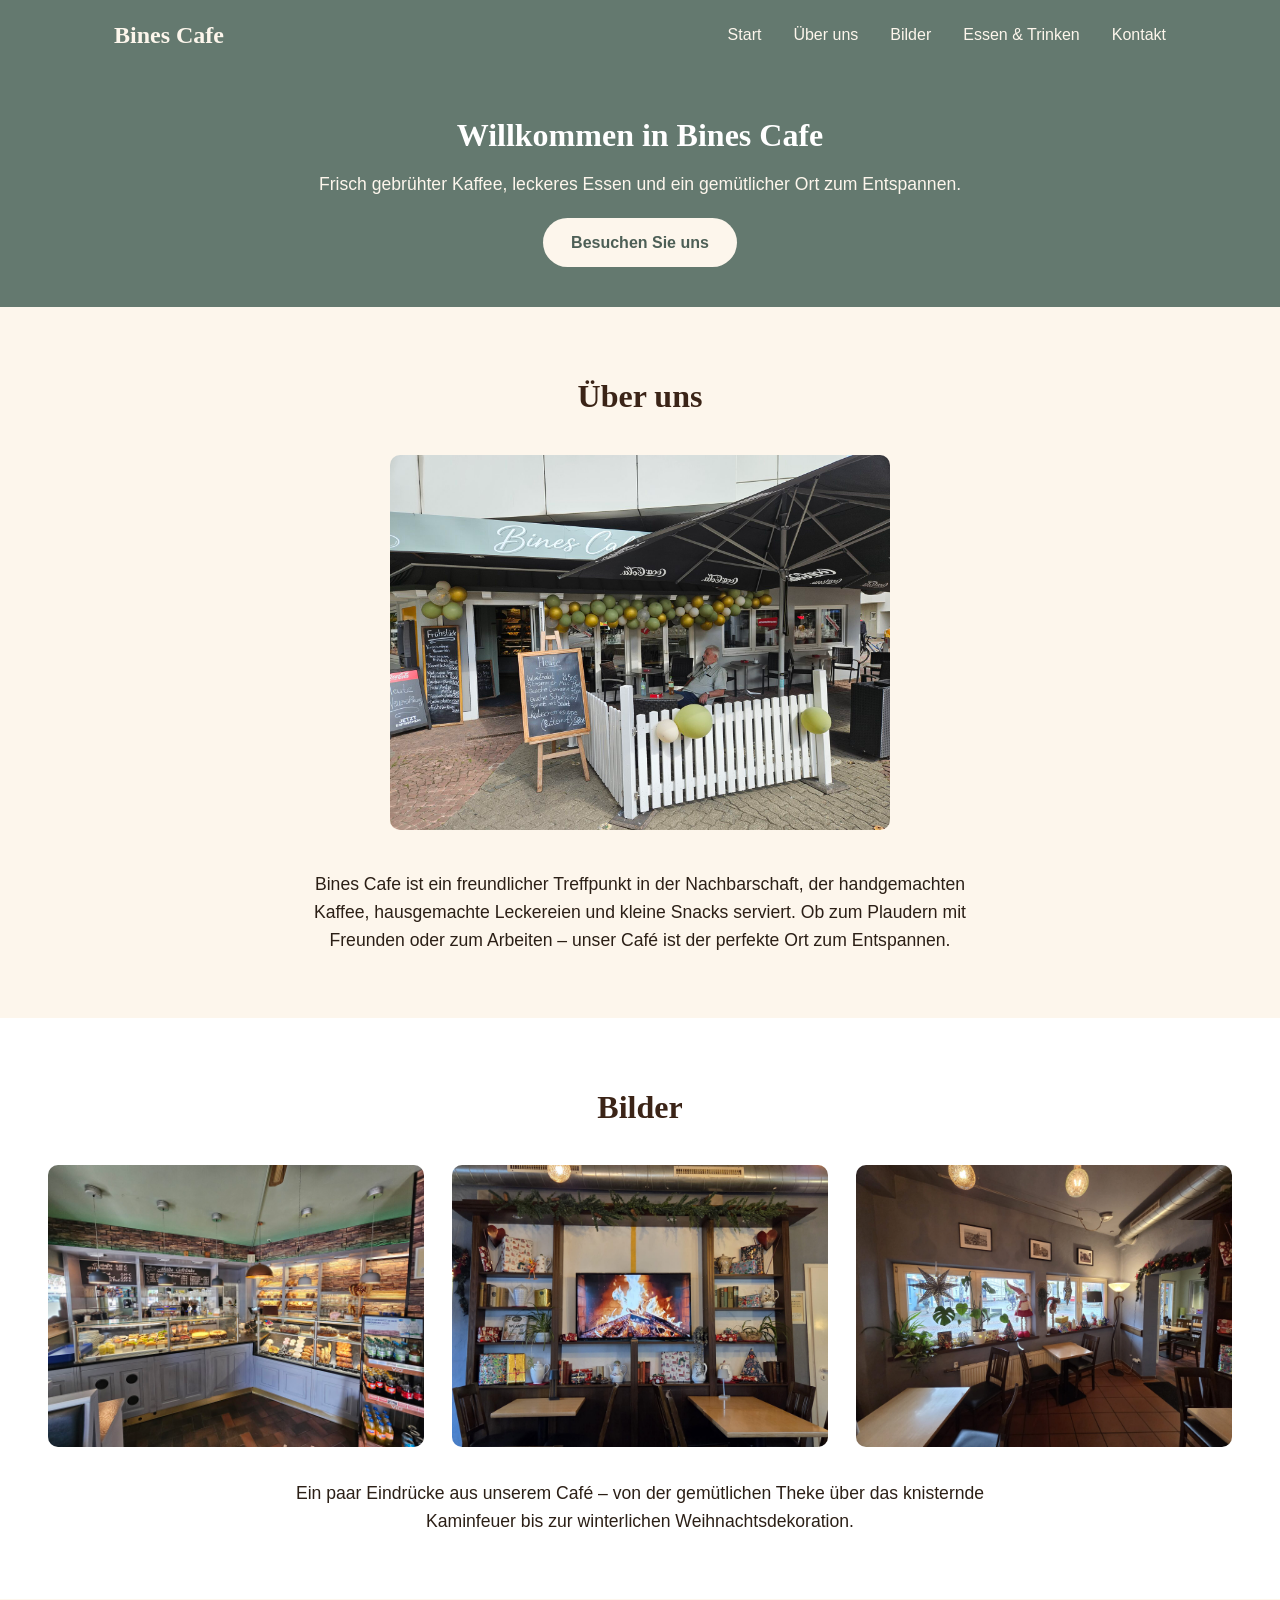
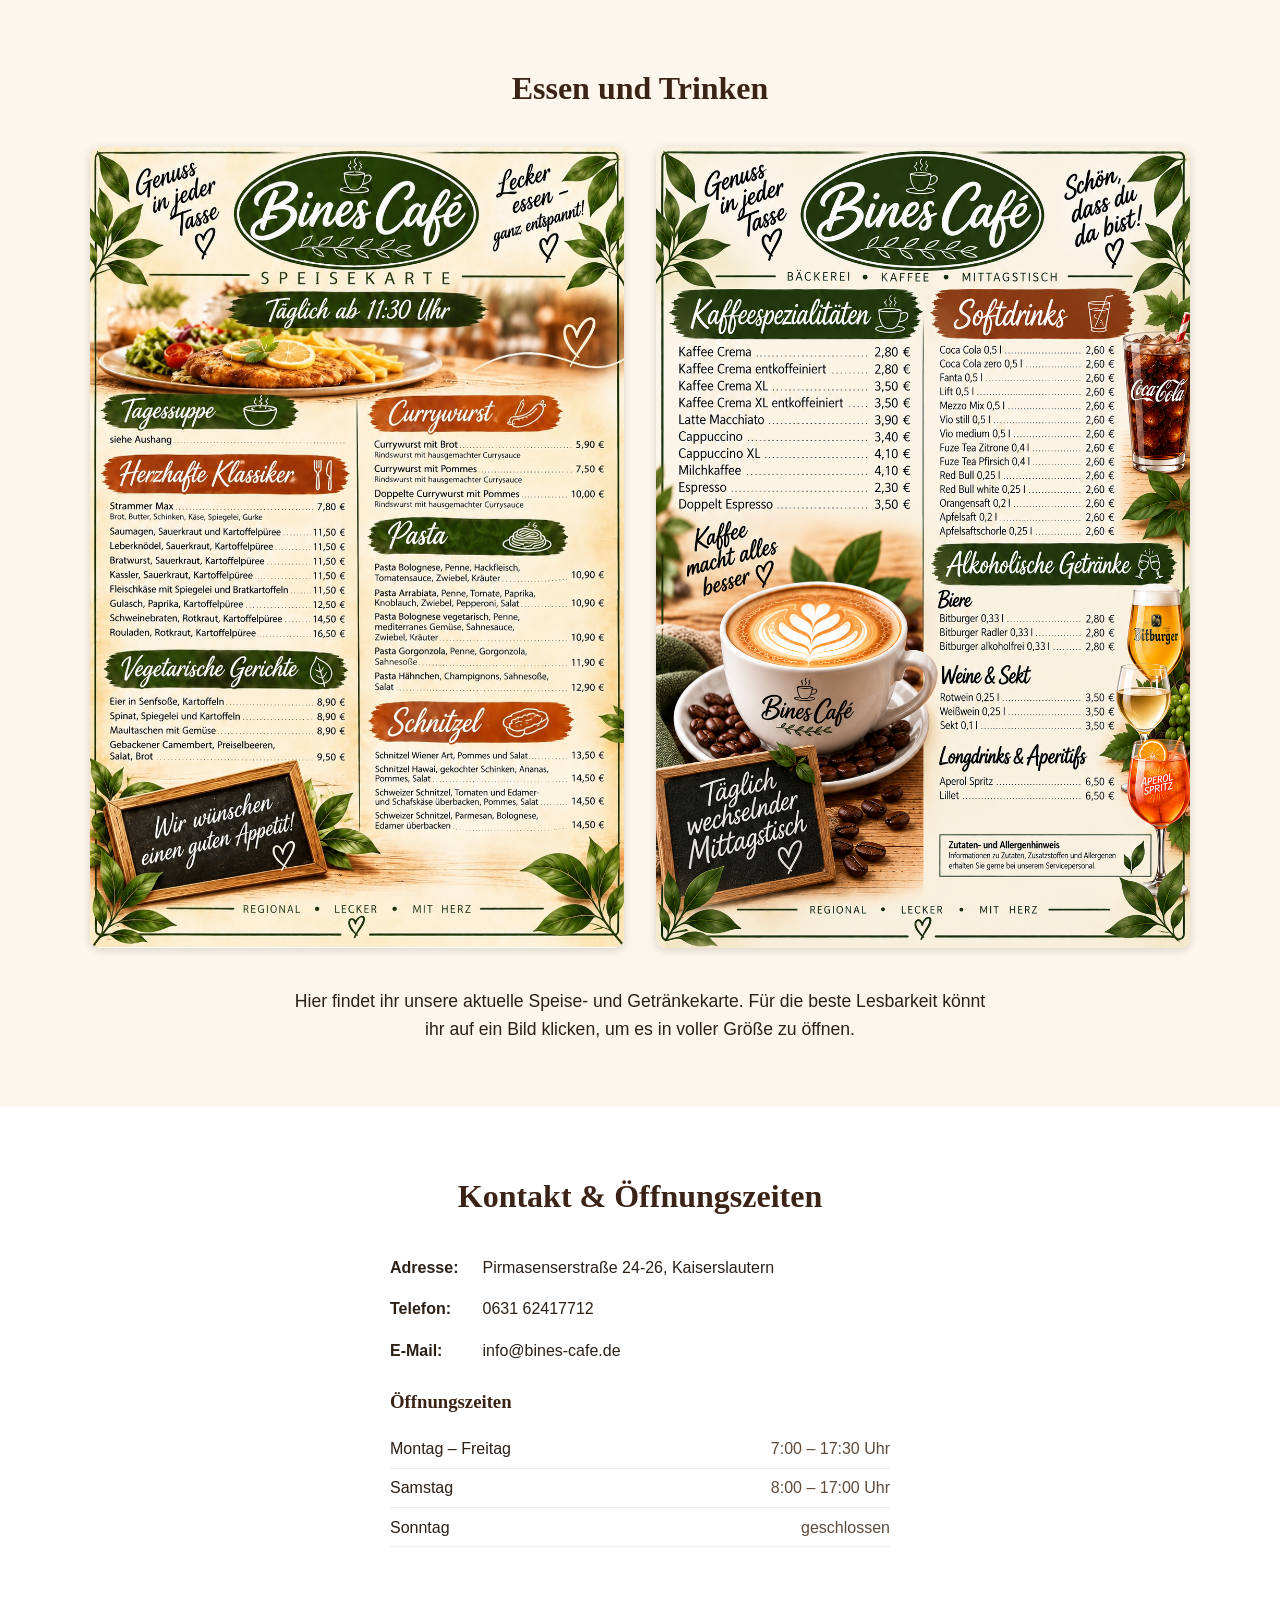
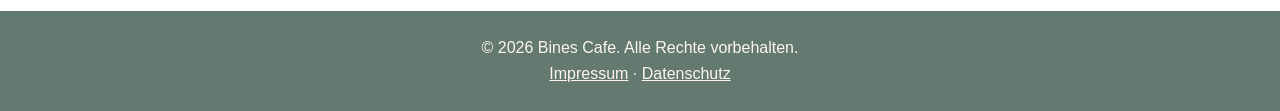
<file: index.html>
<!DOCTYPE html>
<html lang="de">
<head>
  <meta charset="UTF-8">
  <meta name="viewport" content="width=device-width, initial-scale=1.0">
  <title>Bines Cafe</title>
  <link rel="stylesheet" href="css/style.css">
</head>
<body>

  <!-- Header / Navigation -->
  <header class="site-header">
    <div class="container nav">
      <a href="#home" class="logo">Bines Cafe</a>
      <nav>
        <ul class="nav-links">
          <li><a href="#home">Start</a></li>
          <li><a href="#about">Über uns</a></li>
          <li><a href="#gallery">Bilder</a></li>
          <li><a href="#menu">Essen &amp; Trinken</a></li>
          <li><a href="#contact">Kontakt</a></li>
        </ul>
      </nav>
      <button class="nav-toggle" aria-label="Navigation umschalten">&#9776;</button>
    </div>
  </header>

  <!-- Hero Section -->
  <section id="home" class="hero">
    <div class="container hero-content">
      <h1>Willkommen in Bines Cafe</h1>
      <p>Frisch gebrühter Kaffee, leckeres Essen und ein gemütlicher Ort zum Entspannen.</p>
      <a href="#contact" class="btn">Besuchen Sie uns</a>
    </div>
  </section>

  <!-- About Section -->
  <section id="about" class="about">
    <div class="container">
      <h2>Über uns</h2>
      <div class="about-images about-images--single">
        <img src="images/outdoor1.jpg" alt="Außenbereich von Bines Café mit Sitzplätzen und Eröffnungsdekoration" class="about-image">
      </div>
      <div class="about-text">
        <p>
          Bines Cafe ist ein freundlicher Treffpunkt in der Nachbarschaft, der
          handgemachten Kaffee, hausgemachte Leckereien und kleine Snacks serviert.
          Ob zum Plaudern mit Freunden oder zum Arbeiten – unser Café ist der perfekte
          Ort zum Entspannen.
        </p>
      </div>
    </div>
  </section>

  <!-- Gallery Section -->
  <section id="gallery" class="gallery">
    <div class="container container--wide">
      <h2>Bilder</h2>
      <div class="gallery-images">
        <img src="images/inside1.jpg" alt="Theke von Bines Café mit Gebäck- und Getränkeauswahl" class="gallery-image">
        <img src="images/feuer.jpeg" alt="Gemütlicher Kaminfeuer-Bereich in Bines Café" class="gallery-image">
        <img src="images/inside_christmas.jpeg" alt="Weihnachtlich dekoriertes Bines Café" class="gallery-image">
      </div>
      <p class="section-intro">
        Ein paar Eindrücke aus unserem Café – von der gemütlichen Theke über das
        knisternde Kaminfeuer bis zur winterlichen Weihnachtsdekoration.
      </p>
    </div>
  </section>

  <!-- Essen & Trinken (Menu) Section -->
  <section id="menu" class="menu">
    <div class="container container--wide">
      <h2>Essen und Trinken</h2>
      <div class="menu-images">
        <a href="images/Menu/Speisekarte.png" target="_blank" rel="noopener" class="menu-image-link">
          <img src="images/Menu/Speisekarte.png" alt="Speisekarte von Bines Café" class="menu-image">
        </a>
        <a href="images/Menu/Getraenkekarte.png" target="_blank" rel="noopener" class="menu-image-link">
          <img src="images/Menu/Getraenkekarte.png" alt="Getränkekarte von Bines Café" class="menu-image">
        </a>
      </div>
      <p class="section-intro">
        Hier findet ihr unsere aktuelle Speise- und Getränkekarte. Für die beste
        Lesbarkeit könnt ihr auf ein Bild klicken, um es in voller Größe zu öffnen.
      </p>
    </div>
  </section>

  <!-- Contact & Opening Hours Section -->
  <section id="contact" class="contact">
    <div class="container">
      <h2>Kontakt &amp; Öffnungszeiten</h2>
      <div class="contact-info">
        <dl class="contact-details">
          <dt>Adresse:</dt>
          <dd>Pirmasenserstraße 24-26, Kaiserslautern</dd>
          <dt>Telefon:</dt>
          <dd>0631 62417712</dd>
          <dt>E-Mail:</dt>
          <dd>info@bines-cafe.de</dd>
        </dl>

        <h3>Öffnungszeiten</h3>
        <ul class="hours-list">
          <li><span>Montag – Freitag</span><span>7:00 – 17:30 Uhr</span></li>
          <li><span>Samstag</span><span>8:00 – 17:00 Uhr</span></li>
          <li><span>Sonntag</span><span>geschlossen</span></li>
        </ul>
      </div>
    </div>
  </section>

  <!-- Footer -->
  <footer class="site-footer">
    <div class="container">
      <p>&copy; <span id="year"></span> Bines Cafe. Alle Rechte vorbehalten.</p>
      <p><a href="impressum.html">Impressum</a> · <a href="datenschutz.html">Datenschutz</a></p>
    </div>
  </footer>

  <script src="js/script.js"></script>
</body>
</html>
</file>
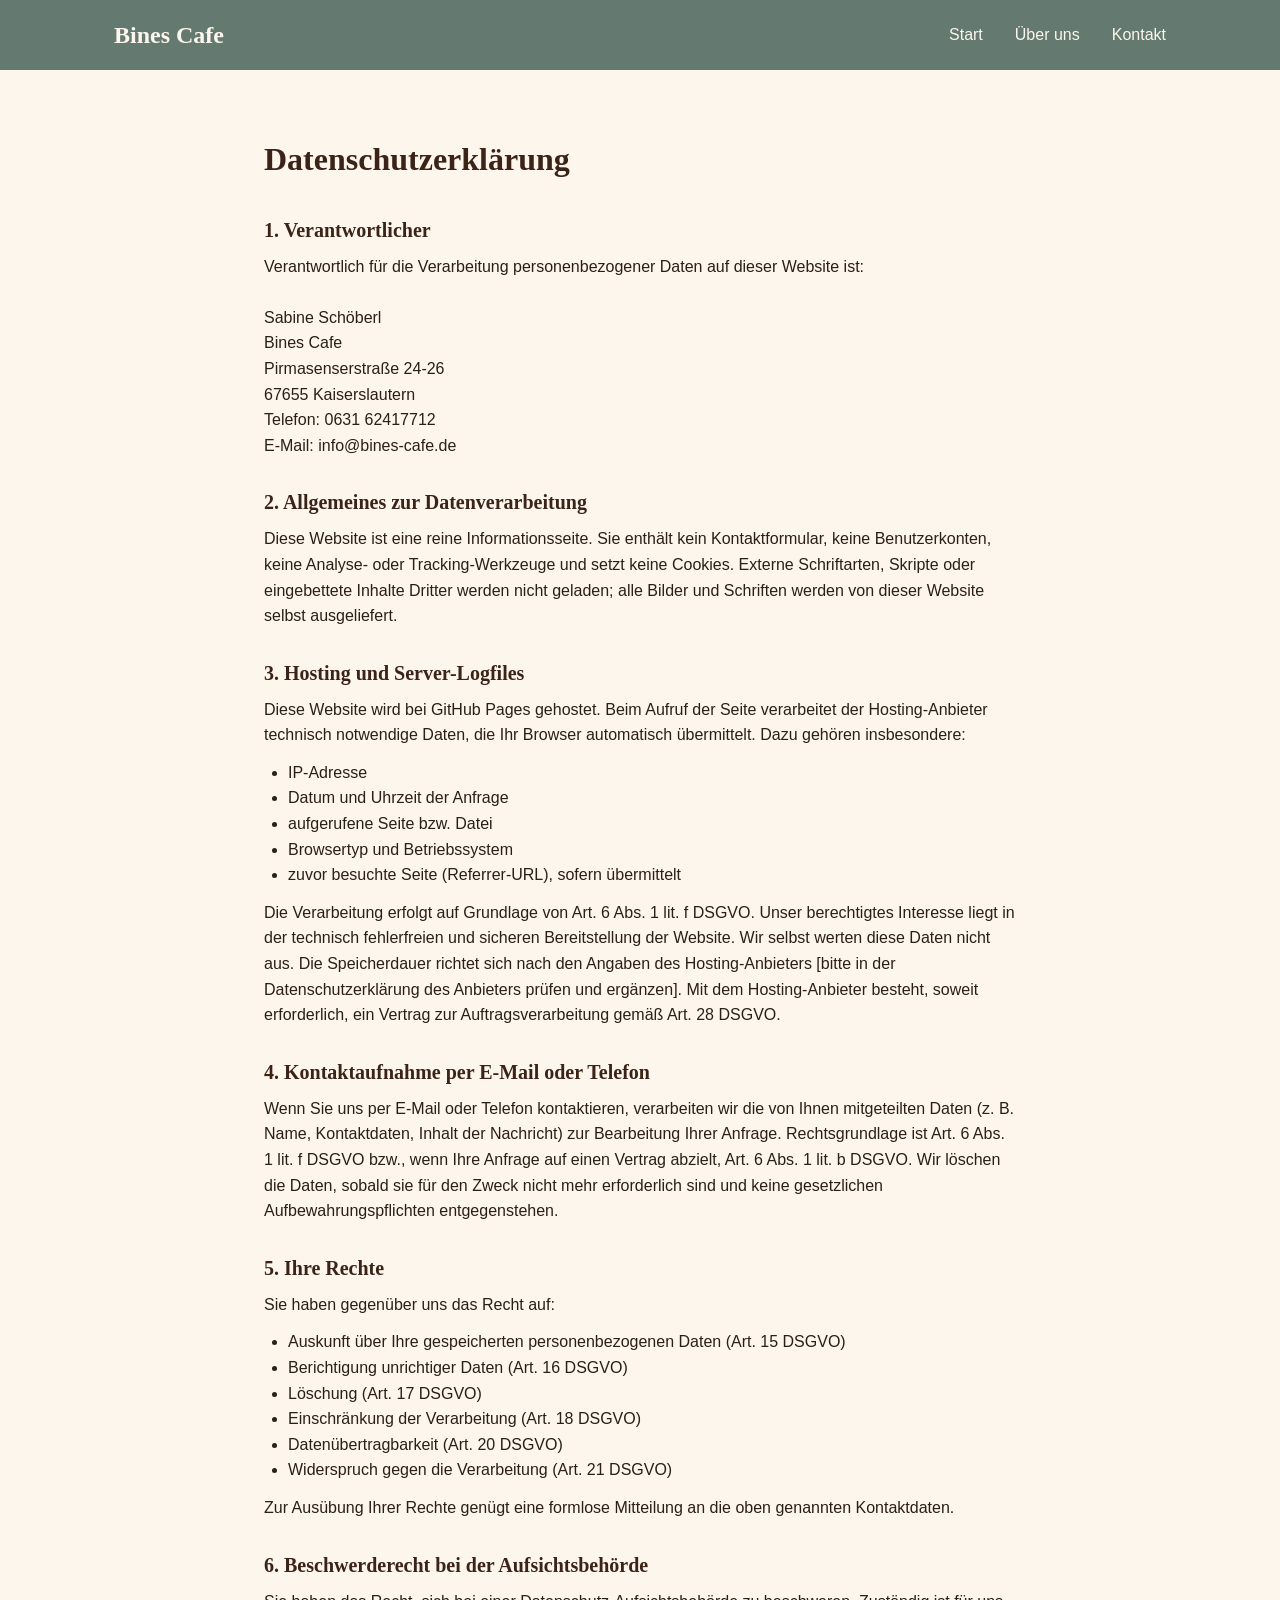
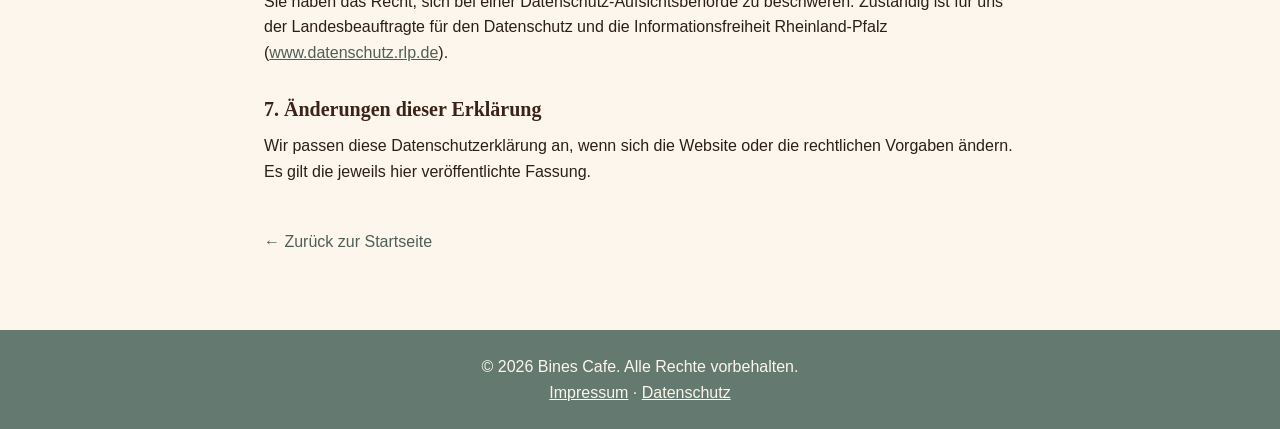
<file: datenschutz.html>
<!DOCTYPE html>
<html lang="de">
<head>
  <meta charset="UTF-8">
  <meta name="viewport" content="width=device-width, initial-scale=1.0">
  <title>Datenschutzerklärung – Bines Cafe</title>
  <link rel="stylesheet" href="css/style.css">
</head>
<body>

  <!-- Header / Navigation -->
  <header class="site-header">
    <div class="container nav">
      <a href="index.html#home" class="logo">Bines Cafe</a>
      <nav>
        <ul class="nav-links">
          <li><a href="index.html#home">Start</a></li>
          <li><a href="index.html#about">Über uns</a></li>
          <li><a href="index.html#contact">Kontakt</a></li>
        </ul>
      </nav>
      <button class="nav-toggle" aria-label="Navigation umschalten">&#9776;</button>
    </div>
  </header>

  <!-- Datenschutzerklärung -->
  <main class="legal">
    <div class="container legal-content">
      <h1>Datenschutzerklärung</h1>

      <h2>1. Verantwortlicher</h2>
      <p>
        Verantwortlich für die Verarbeitung personenbezogener Daten auf dieser Website ist:<br><br>
        Sabine Schöberl<br>
        Bines Cafe<br>
        Pirmasenserstraße 24-26<br>
        67655 Kaiserslautern<br>
        Telefon: 0631 62417712<br>
        E-Mail: info@bines-cafe.de
      </p>

      <h2>2. Allgemeines zur Datenverarbeitung</h2>
      <p>
        Diese Website ist eine reine Informationsseite. Sie enthält kein Kontaktformular,
        keine Benutzerkonten, keine Analyse- oder Tracking-Werkzeuge und setzt keine
        Cookies. Externe Schriftarten, Skripte oder eingebettete Inhalte Dritter werden
        nicht geladen; alle Bilder und Schriften werden von dieser Website selbst
        ausgeliefert.
      </p>

      <h2>3. Hosting und Server-Logfiles</h2>
      <p>
        Diese Website wird bei GitHub Pages gehostet. Beim
        Aufruf der Seite verarbeitet der Hosting-Anbieter technisch notwendige Daten,
        die Ihr Browser automatisch übermittelt. Dazu gehören insbesondere:
      </p>
      <ul class="legal-list">
        <li>IP-Adresse</li>
        <li>Datum und Uhrzeit der Anfrage</li>
        <li>aufgerufene Seite bzw. Datei</li>
        <li>Browsertyp und Betriebssystem</li>
        <li>zuvor besuchte Seite (Referrer-URL), sofern übermittelt</li>
      </ul>
      <p>
        Die Verarbeitung erfolgt auf Grundlage von Art. 6 Abs. 1 lit. f DSGVO. Unser
        berechtigtes Interesse liegt in der technisch fehlerfreien und sicheren
        Bereitstellung der Website. Wir selbst werten diese Daten nicht aus. Die
        Speicherdauer richtet sich nach den Angaben des Hosting-Anbieters
        [bitte in der Datenschutzerklärung des Anbieters prüfen und ergänzen]. Mit dem
        Hosting-Anbieter besteht, soweit erforderlich, ein Vertrag zur
        Auftragsverarbeitung gemäß Art. 28 DSGVO.
      </p>

      <h2>4. Kontaktaufnahme per E-Mail oder Telefon</h2>
      <p>
        Wenn Sie uns per E-Mail oder Telefon kontaktieren, verarbeiten wir die von
        Ihnen mitgeteilten Daten (z. B. Name, Kontaktdaten, Inhalt der Nachricht) zur
        Bearbeitung Ihrer Anfrage. Rechtsgrundlage ist Art. 6 Abs. 1 lit. f DSGVO
        bzw., wenn Ihre Anfrage auf einen Vertrag abzielt, Art. 6 Abs. 1 lit. b DSGVO.
        Wir löschen die Daten, sobald sie für den Zweck nicht mehr erforderlich sind
        und keine gesetzlichen Aufbewahrungspflichten entgegenstehen.
      </p>

      <h2>5. Ihre Rechte</h2>
      <p>Sie haben gegenüber uns das Recht auf:</p>
      <ul class="legal-list">
        <li>Auskunft über Ihre gespeicherten personenbezogenen Daten (Art. 15 DSGVO)</li>
        <li>Berichtigung unrichtiger Daten (Art. 16 DSGVO)</li>
        <li>Löschung (Art. 17 DSGVO)</li>
        <li>Einschränkung der Verarbeitung (Art. 18 DSGVO)</li>
        <li>Datenübertragbarkeit (Art. 20 DSGVO)</li>
        <li>Widerspruch gegen die Verarbeitung (Art. 21 DSGVO)</li>
      </ul>
      <p>
        Zur Ausübung Ihrer Rechte genügt eine formlose Mitteilung an die oben genannten
        Kontaktdaten.
      </p>

      <h2>6. Beschwerderecht bei der Aufsichtsbehörde</h2>
      <p>
        Sie haben das Recht, sich bei einer Datenschutz-Aufsichtsbehörde zu beschweren.
        Zuständig ist für uns der Landesbeauftragte für den Datenschutz und die
        Informationsfreiheit Rheinland-Pfalz
        (<a href="https://www.datenschutz.rlp.de" target="_blank" rel="noopener">www.datenschutz.rlp.de</a>).
      </p>

      <h2>7. Änderungen dieser Erklärung</h2>
      <p>
        Wir passen diese Datenschutzerklärung an, wenn sich die Website oder die
        rechtlichen Vorgaben ändern. Es gilt die jeweils hier veröffentlichte Fassung.
      </p>

      <p><a href="index.html" class="back-link">&larr; Zurück zur Startseite</a></p>
    </div>
  </main>

  <!-- Footer -->
  <footer class="site-footer">
    <div class="container">
      <p>&copy; <span id="year"></span> Bines Cafe. Alle Rechte vorbehalten.</p>
      <p><a href="impressum.html">Impressum</a> · <a href="datenschutz.html">Datenschutz</a></p>
    </div>
  </footer>

  <script src="js/script.js"></script>
</body>
</html>
</file>
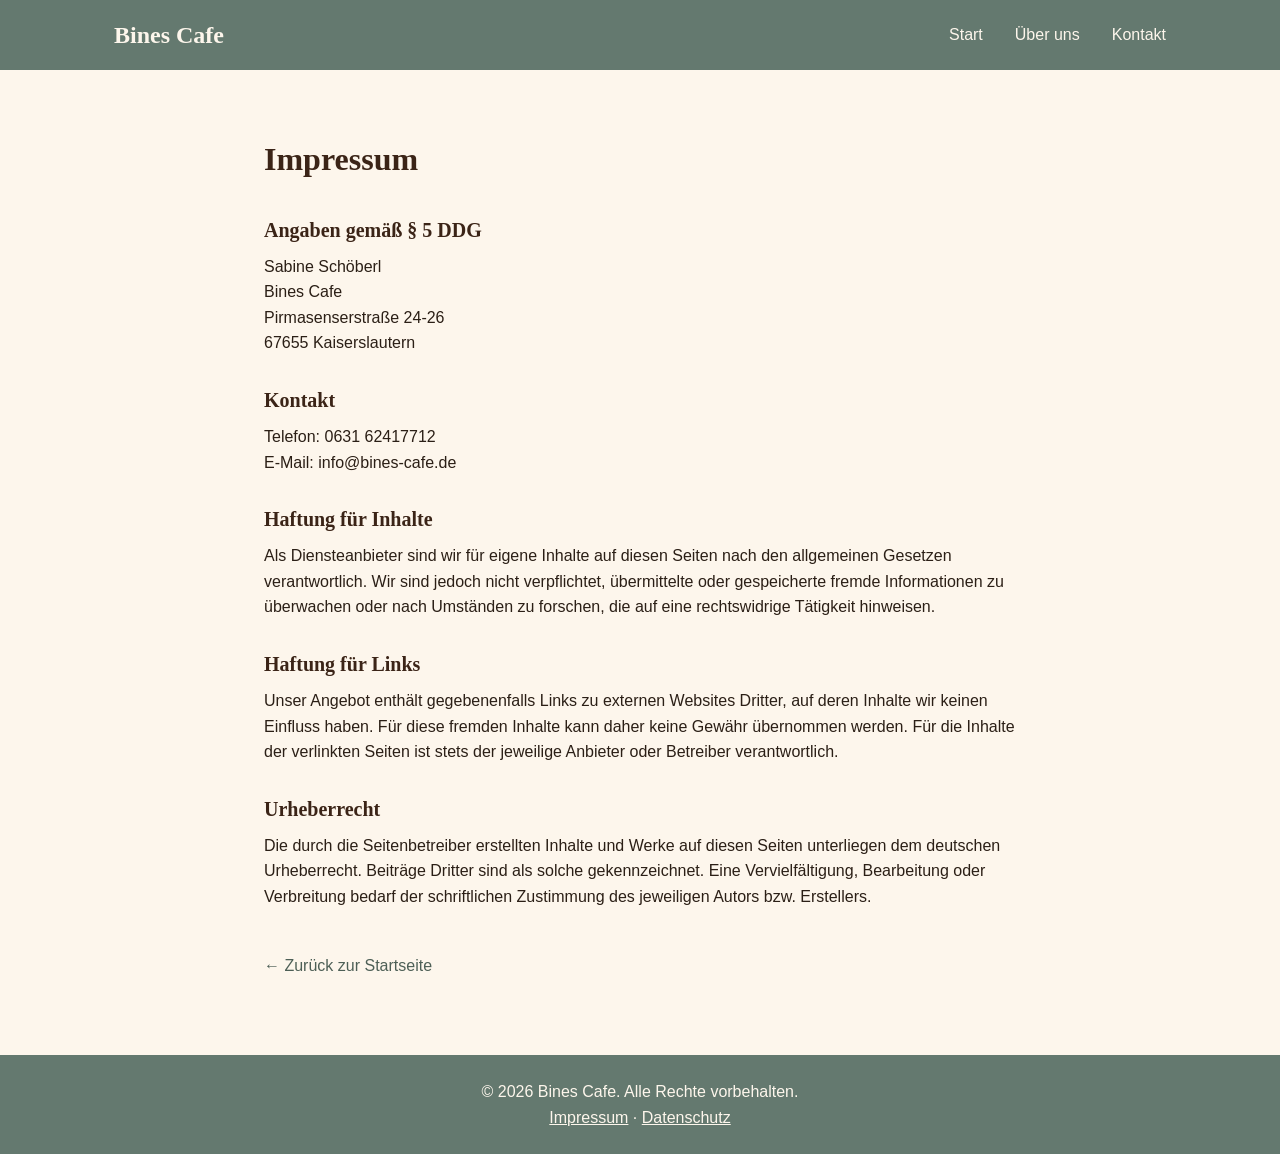
<file: impressum.html>
<!DOCTYPE html>
<html lang="de">
<head>
  <meta charset="UTF-8">
  <meta name="viewport" content="width=device-width, initial-scale=1.0">
  <title>Impressum – Bines Cafe</title>
  <link rel="stylesheet" href="css/style.css">
</head>
<body>

  <!-- Header / Navigation -->
  <header class="site-header">
    <div class="container nav">
      <a href="index.html#home" class="logo">Bines Cafe</a>
      <nav>
        <ul class="nav-links">
          <li><a href="index.html#home">Start</a></li>
          <li><a href="index.html#about">Über uns</a></li>
          <li><a href="index.html#contact">Kontakt</a></li>
        </ul>
      </nav>
      <button class="nav-toggle" aria-label="Navigation umschalten">&#9776;</button>
    </div>
  </header>

  <!-- Impressum -->
  <main class="legal">
    <div class="container legal-content">
      <h1>Impressum</h1>

      <h2>Angaben gemäß § 5 DDG</h2>
      <p>
        Sabine Schöberl<br>
        Bines Cafe<br>
        Pirmasenserstraße 24-26<br>
        67655 Kaiserslautern
      </p>

      <h2>Kontakt</h2>
      <p>
        Telefon: 0631 62417712<br>
        E-Mail: info@bines-cafe.de
      </p>

      <h2>Haftung für Inhalte</h2>
      <p>
        Als Diensteanbieter sind wir für eigene Inhalte auf diesen Seiten nach den
        allgemeinen Gesetzen verantwortlich. Wir sind jedoch nicht verpflichtet,
        übermittelte oder gespeicherte fremde Informationen zu überwachen oder nach
        Umständen zu forschen, die auf eine rechtswidrige Tätigkeit hinweisen.
      </p>

      <h2>Haftung für Links</h2>
      <p>
        Unser Angebot enthält gegebenenfalls Links zu externen Websites Dritter, auf
        deren Inhalte wir keinen Einfluss haben. Für diese fremden Inhalte kann daher
        keine Gewähr übernommen werden. Für die Inhalte der verlinkten Seiten ist
        stets der jeweilige Anbieter oder Betreiber verantwortlich.
      </p>

      <h2>Urheberrecht</h2>
      <p>
        Die durch die Seitenbetreiber erstellten Inhalte und Werke auf diesen Seiten
        unterliegen dem deutschen Urheberrecht. Beiträge Dritter sind als solche
        gekennzeichnet. Eine Vervielfältigung, Bearbeitung oder Verbreitung bedarf der
        schriftlichen Zustimmung des jeweiligen Autors bzw. Erstellers.
      </p>

      <p><a href="index.html" class="back-link">&larr; Zurück zur Startseite</a></p>
    </div>
  </main>

  <!-- Footer -->
  <footer class="site-footer">
    <div class="container">
      <p>&copy; <span id="year"></span> Bines Cafe. Alle Rechte vorbehalten.</p>
      <p><a href="impressum.html">Impressum</a> · <a href="datenschutz.html">Datenschutz</a></p>
    </div>
  </footer>

  <script src="js/script.js"></script>
</body>
</html>
</file>
<file: css/style.css>
/* ---------- Base ---------- */
:root {
  --coffee-dark: #3b2417;
  --coffee: #6f4e37;
  --cream: #fdf6ec;
  --accent: #c98a4b;
  --text: #2b1f16;
  --sage: #64796f;
  --sage-dark: #4d5f56;
  --max-width: 1100px;
  --max-width-wide: 1300px;
}

* {
  margin: 0;
  padding: 0;
  box-sizing: border-box;
}

body {
  font-family: 'Segoe UI', Tahoma, Geneva, Verdana, sans-serif;
  color: var(--text);
  background: var(--cream);
  line-height: 1.6;
}

h1, h2, h3 {
  font-family: Georgia, 'Times New Roman', serif;
  color: var(--coffee-dark);
}

a {
  text-decoration: none;
  color: inherit;
}

ul {
  list-style: none;
}

.container {
  max-width: var(--max-width);
  margin: 0 auto;
  padding: 0 1.5rem;
}

.container--wide {
  max-width: var(--max-width-wide);
}

.section-intro {
  max-width: 700px;
  margin: 2rem auto 0;
  text-align: center;
  font-size: 1.1rem;
}

.btn {
  display: inline-block;
  background: var(--cream);
  color: var(--sage-dark);
  padding: 0.75rem 1.75rem;
  border: none;
  border-radius: 30px;
  font-weight: bold;
  cursor: pointer;
  transition: background 0.3s ease, color 0.3s ease, transform 0.2s ease;
}

.btn:hover {
  background: var(--sage-dark);
  color: var(--cream);
  transform: translateY(-2px);
}

section h2 {
  text-align: center;
  font-size: 2rem;
  margin-bottom: 2rem;
}

/* ---------- Header ---------- */
.site-header {
  background: var(--sage);
  position: sticky;
  top: 0;
  z-index: 100;
}

.nav {
  display: flex;
  align-items: center;
  justify-content: space-between;
  padding: 1rem 1.5rem;
}

.logo {
  font-family: Georgia, serif;
  font-size: 1.5rem;
  color: var(--cream);
  font-weight: bold;
}

.nav-links {
  display: flex;
  gap: 2rem;
}

.nav-links a {
  color: var(--cream);
  font-weight: 500;
  transition: color 0.2s ease;
}

.nav-links a:hover {
  color: var(--accent);
}

.nav-toggle {
  display: none;
  background: none;
  border: none;
  font-size: 1.75rem;
  color: var(--cream);
  cursor: pointer;
}

/* ---------- Hero ---------- */
.hero {
  background: var(--sage);
  color: #fff;
  text-align: center;
  padding: 2.5rem 1.5rem;
}

.hero-content h1 {
  color: #fff;
  font-size: 2rem;
  margin-bottom: 0.5rem;
}

.hero-content p {
  font-size: 1.1rem;
  margin-bottom: 1.25rem;
  color: var(--cream);
}

/* ---------- About ---------- */
.about {
  padding: 4rem 1.5rem;
}

.about-text {
  max-width: 700px;
  margin: 0 auto;
  text-align: center;
}

.about-text p {
  font-size: 1.1rem;
}

.about-images {
  display: grid;
  grid-template-columns: 1fr 1fr;
  gap: 1.5rem;
  max-width: 700px;
  margin: 0 auto 2.5rem;
}

.about-image {
  width: 100%;
  aspect-ratio: 4 / 3;
  object-fit: cover;
  border-radius: 10px;
}

.about-images--single {
  grid-template-columns: 1fr;
  max-width: 500px;
}

/* ---------- Gallery ---------- */
.gallery {
  background: #fff;
  padding: 4rem 1.5rem;
}

.gallery-images {
  display: grid;
  grid-template-columns: repeat(3, 1fr);
  gap: 1.75rem;
  margin: 0 auto;
}

.gallery-image {
  width: 100%;
  aspect-ratio: 4 / 3;
  object-fit: cover;
  border-radius: 10px;
}

/* ---------- Essen & Trinken (Menu) ---------- */
.menu {
  padding: 4rem 1.5rem;
}

.menu-images {
  display: grid;
  grid-template-columns: repeat(2, 1fr);
  gap: 2rem;
  max-width: 1100px;
  margin: 0 auto;
}

.menu-image-link {
  display: block;
  cursor: zoom-in;
  transition: transform 0.2s ease;
}

.menu-image-link:hover {
  transform: translateY(-4px);
}

.menu-image {
  width: 100%;
  aspect-ratio: 2 / 3;
  object-fit: contain;
  background: #fff;
  border-radius: 10px;
  box-shadow: 0 2px 10px rgba(0, 0, 0, 0.15);
}

/* ---------- Contact ---------- */
.contact {
  background: #fff;
  padding: 4rem 0;
}

.contact-info {
  max-width: 500px;
  margin: 0 auto;
}

.contact-details {
  display: grid;
  grid-template-columns: max-content 1fr;
  column-gap: 1.5rem;
  row-gap: 1rem;
}

.contact-details dt {
  font-weight: bold;
}

.contact-info h3 {
  margin: 1.5rem 0 0.75rem;
}

.hours-list li {
  display: flex;
  justify-content: space-between;
  gap: 1rem;
  padding: 0.4rem 0;
  border-bottom: 1px solid #eee;
}

.hours-list li span:first-child {
  font-weight: 500;
}

.hours-list li span:last-child {
  color: #5c4a3a;
}

/* ---------- Legal (Impressum) ---------- */
.legal {
  padding: 4rem 1.5rem;
}

.legal-content {
  max-width: 800px;
}

.legal-content h1 {
  margin-bottom: 1.5rem;
}

.legal-content h2 {
  font-size: 1.25rem;
  margin: 1.75rem 0 0.5rem;
}

.legal-content p,
.legal-content .legal-list {
  margin-bottom: 0.75rem;
}

.legal-content .legal-list {
  list-style: disc;
  padding-left: 1.5rem;
}

.legal-content a:not(.back-link) {
  color: var(--sage-dark);
  text-decoration: underline;
}

.legal-content .back-link {
  display: inline-block;
  margin-top: 2rem;
  color: var(--sage-dark);
  font-weight: 500;
}

.legal-content .back-link:hover {
  text-decoration: underline;
}

/* ---------- Footer ---------- */
.site-footer {
  background: var(--sage);
  color: var(--cream);
  text-align: center;
  padding: 1.5rem;
}

.site-footer a {
  text-decoration: underline;
}

.site-footer a:hover {
  color: #fff;
}

/* ---------- Responsive ---------- */
@media (max-width: 768px) {
  .nav-links {
    position: absolute;
    top: 100%;
    left: 0;
    right: 0;
    background: var(--sage-dark);
    flex-direction: column;
    align-items: center;
    padding: 1rem 0;
    display: none;
  }

  .nav-links.open {
    display: flex;
  }

  .nav-toggle {
    display: block;
  }

  .hero-content h1 {
    font-size: 1.6rem;
  }

  .about-images {
    grid-template-columns: 1fr;
  }

  .gallery-images {
    grid-template-columns: 1fr;
  }

  .menu-images {
    grid-template-columns: 1fr;
  }
}
</file>
